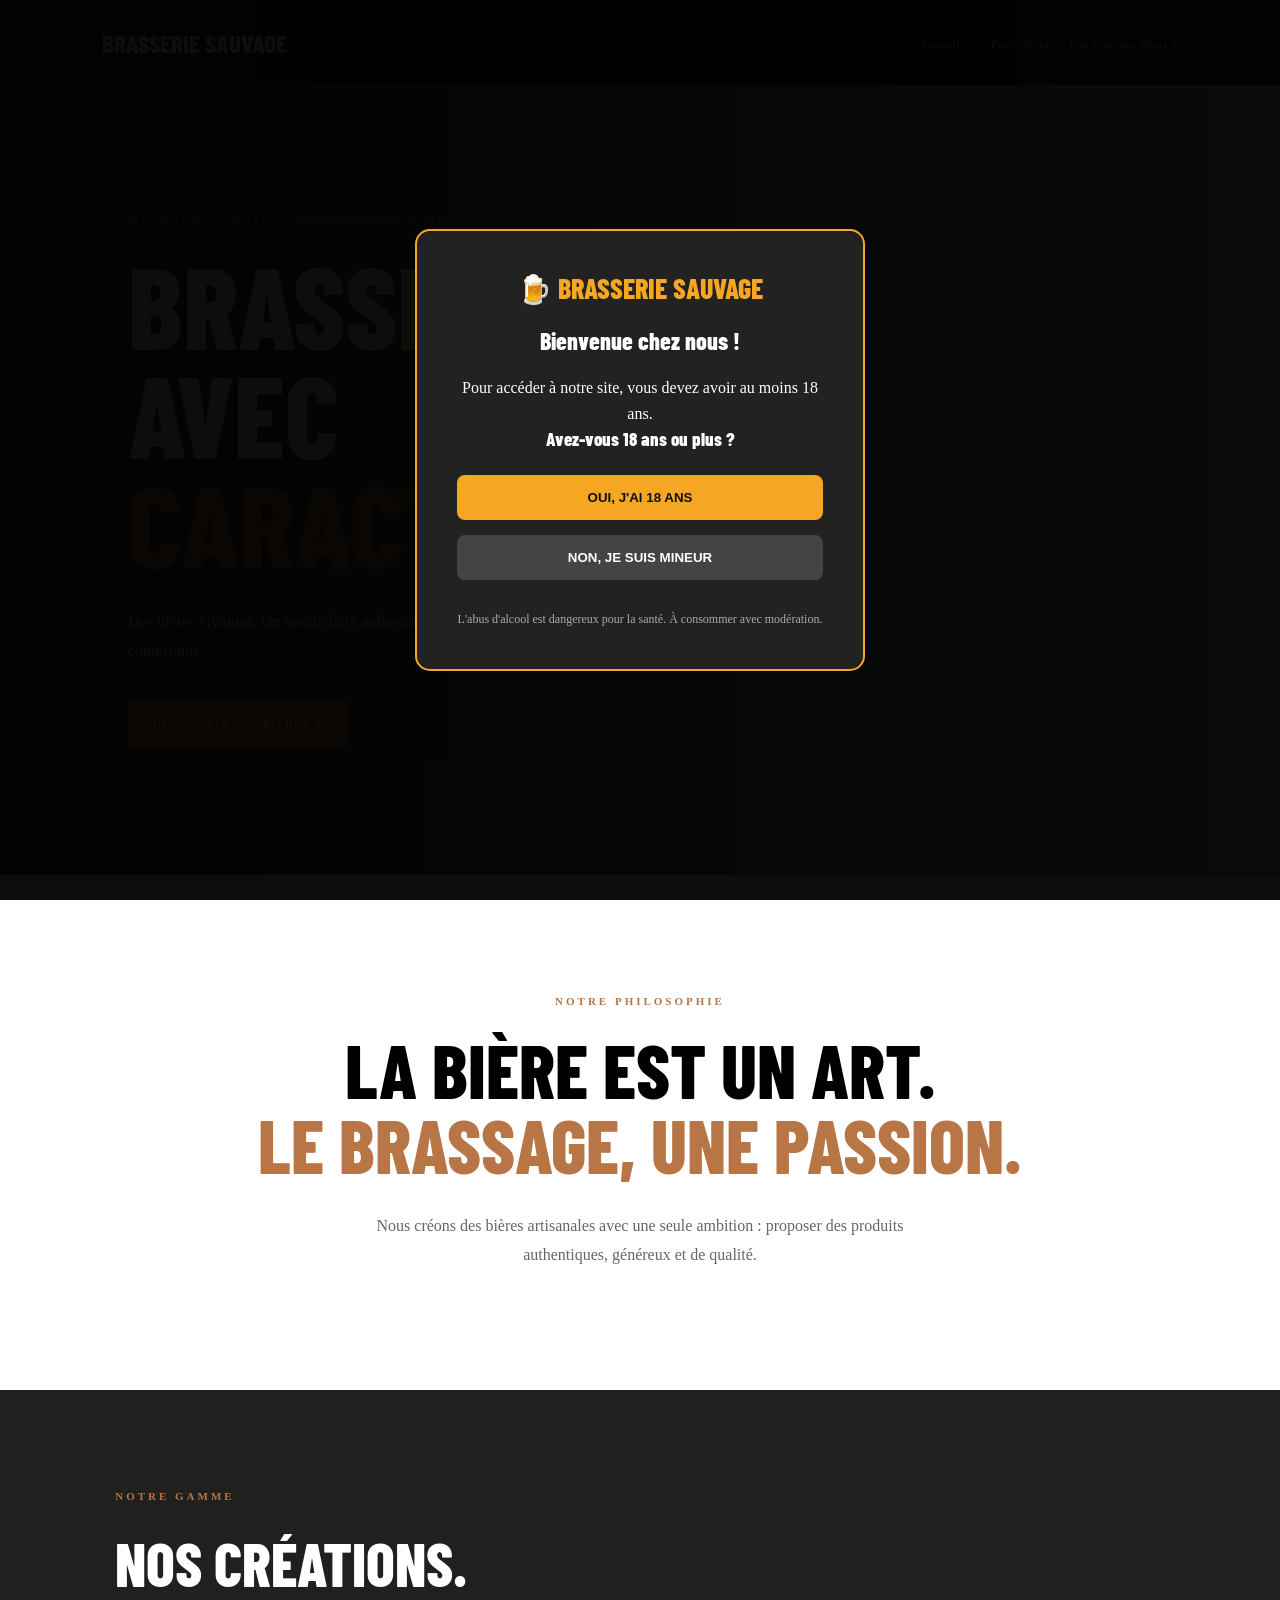
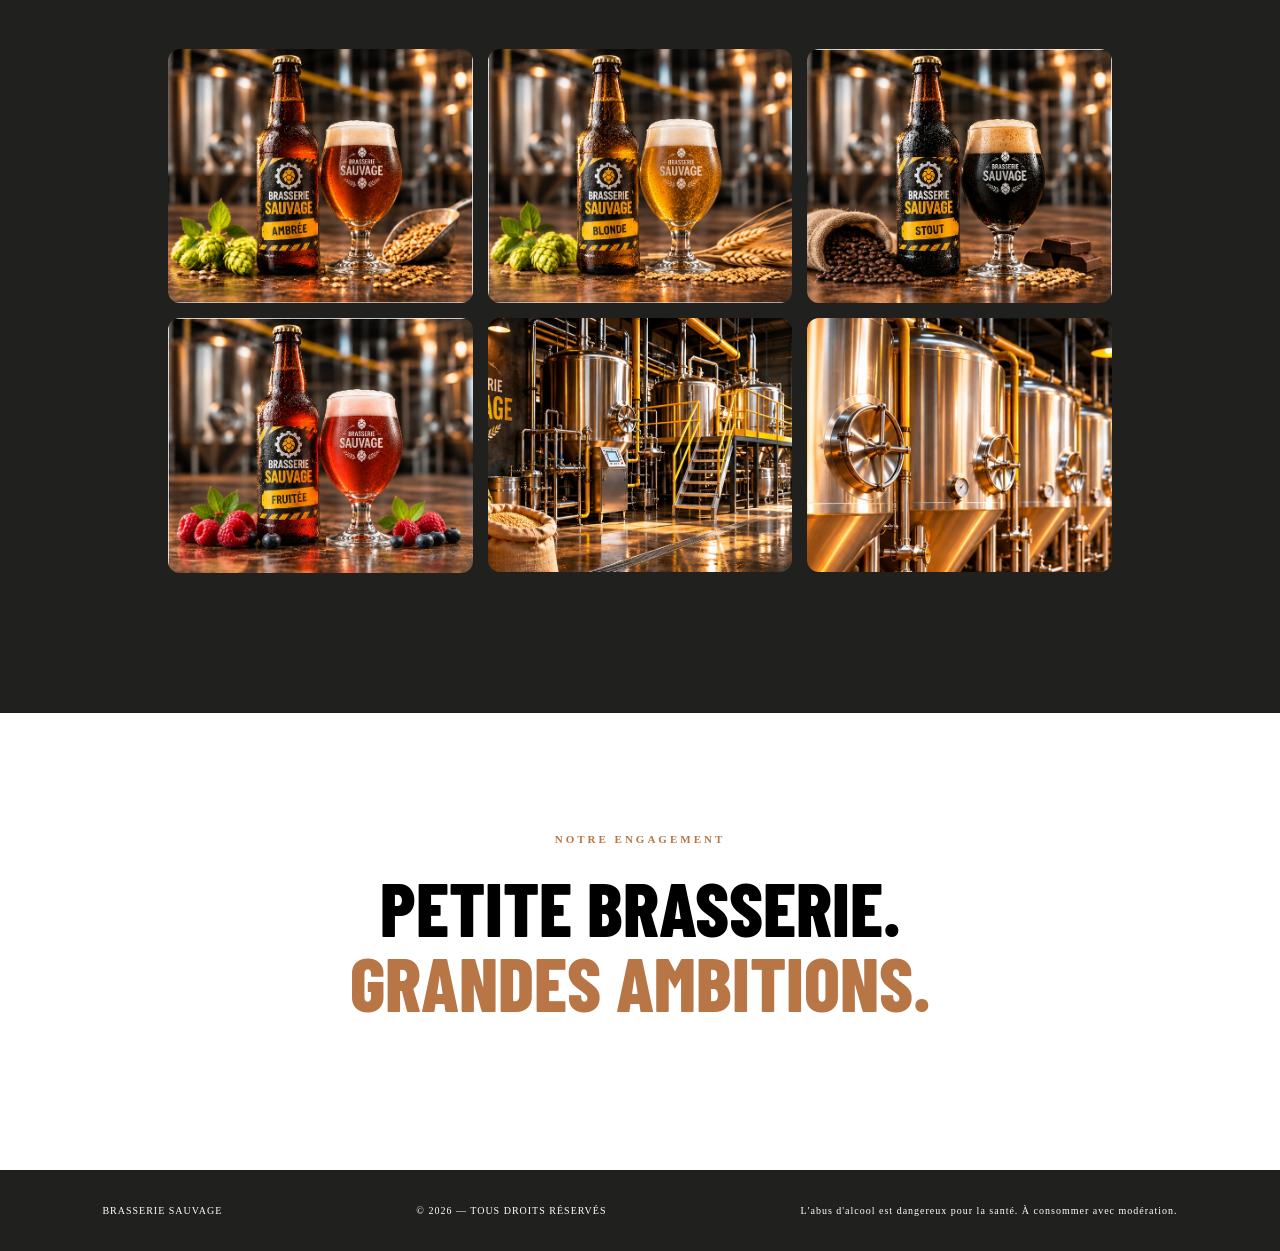
<file: index.html>
<!DOCTYPE html>
<html lang="fr">
<head>
    <meta charset="UTF-8">
    <meta name="viewport" content="width=device-width, initial-scale=1.0">
    <title>BRASSERIE SAUVAGE </title>
   <link rel="stylesheet" href="stylesheet.css">
</head>
<body>
    <div id="age-verification" class="age-overlay">
    <div class="age-box">
        <h1>🍺 BRASSERIE SAUVAGE</h1>
        <h2>Bienvenue chez nous !</h2>

        <p>
            Pour accéder à notre site,
            vous devez avoir au moins 18 ans.
        </p>

        <h3>Avez-vous 18 ans ou plus ?</h3>

        <div class="age-buttons">
            <button onclick="verifierAge(true)">
                OUI, J'AI 18 ANS
            </button>

            <button onclick="verifierAge(false)">
                NON, JE SUIS MINEUR
            </button>
        </div>

        <p class="age-warning">
            L'abus d'alcool est dangereux pour la santé.
            À consommer avec modération.
        </p>
    </div>
</div>

<header>
    <a href="#" class="logo">BRASSERIE SAUVAGE</a>
    <nav>
       <ul>
    <li class="btn-deroulant">
        <a href="index.html#accueil">Accueil</a>

        <ul class="sous-menu">
            <li><a href="#biere">NOS BIÈRES</a></li>
            <li><a href="#histoire">LA BRASSERIE</a></li>
        </ul>
    </li>
</ul>

<ul>
         <li><a href="Portfolio.html#Portfofolio">Portfofolio</a></li>
         <li><a href="Contact.html#Qui Sommes Nous ?">Qui Sommes Nous ?</a></li>
      
        </ul>
    </nav>
</header>

<main>
<section class="hero" id="accueil">
    <div class="hero-content">
        <p class="eyebrow">MICROBRASSERIE INDÉPENDANTE — BELGIQUE</p>
        <h1>BRASSÉE<br>AVEC <span>CARACTÈRE</span></h1>
        <p>Des bières vivantes. Un savoir-faire authentique.
        Une passion sans compromis.</p>
        <a href="#biere" class="button">DÉCOUVRIR NOS BIÈRES ↗</a>
    </div>
  
</section>

<section class="intro" id="histoire">
    <p class="eyebrow">NOTRE PHILOSOPHIE</p>
    <h2>LA BIÈRE EST UN ART.<br>
    <span>LE BRASSAGE, UNE PASSION.</span></h2>
    <p>Nous créons des bières artisanales avec une seule
    ambition : proposer des produits authentiques,
    généreux et de qualité.</p>
</section>


<section class="beers" id="biere">

    <div class="section-title">
        <div>
            <p class="eyebrow">NOTRE GAMME</p>
            <h2>NOS CRÉATIONS.</h2>
        </div>
    </div>

    <div class="galerie">

        <a href="Portfolio.html">
            <img src="ambrée.jpg" alt="Bière ambrée">
        </a>

        <a href="Portfolio.html">
            <img src="blonde.jpg" alt="Bière blonde">
        </a>

        <a href="Portfolio.html">
            <img src="stout.jpg" alt="Bière stout">
        </a>

        <a href="Portfolio.html">
            <img src="fruitée.jpg" alt="Bière fruitée">
        </a>

        <a href="Portfolio.html">
            <img src="salle1.jpg" alt="Salle de brassage">
        </a>

        <a href="Portfolio.html">
            <img src="salle2.jpg" alt="Notre brasserie">
        </a>

    </div>

</section>
</section>
</div>
<section class="manifesto">
    <p class="eyebrow">NOTRE ENGAGEMENT</p>
    <h2>PETITE BRASSERIE.<br>
    <span>GRANDES AMBITIONS.</span></h2>
</section>




</main>

<footer>
    <p> BRASSERIE SAUVAGE</p>
    <p>© 2026 — TOUS DROITS RÉSERVÉS</p>
    <p>L'abus d'alcool est dangereux pour la santé.
    À consommer avec modération.</p>
</footer>
<script src="script.js"></script>

</body>
</html>
</file>
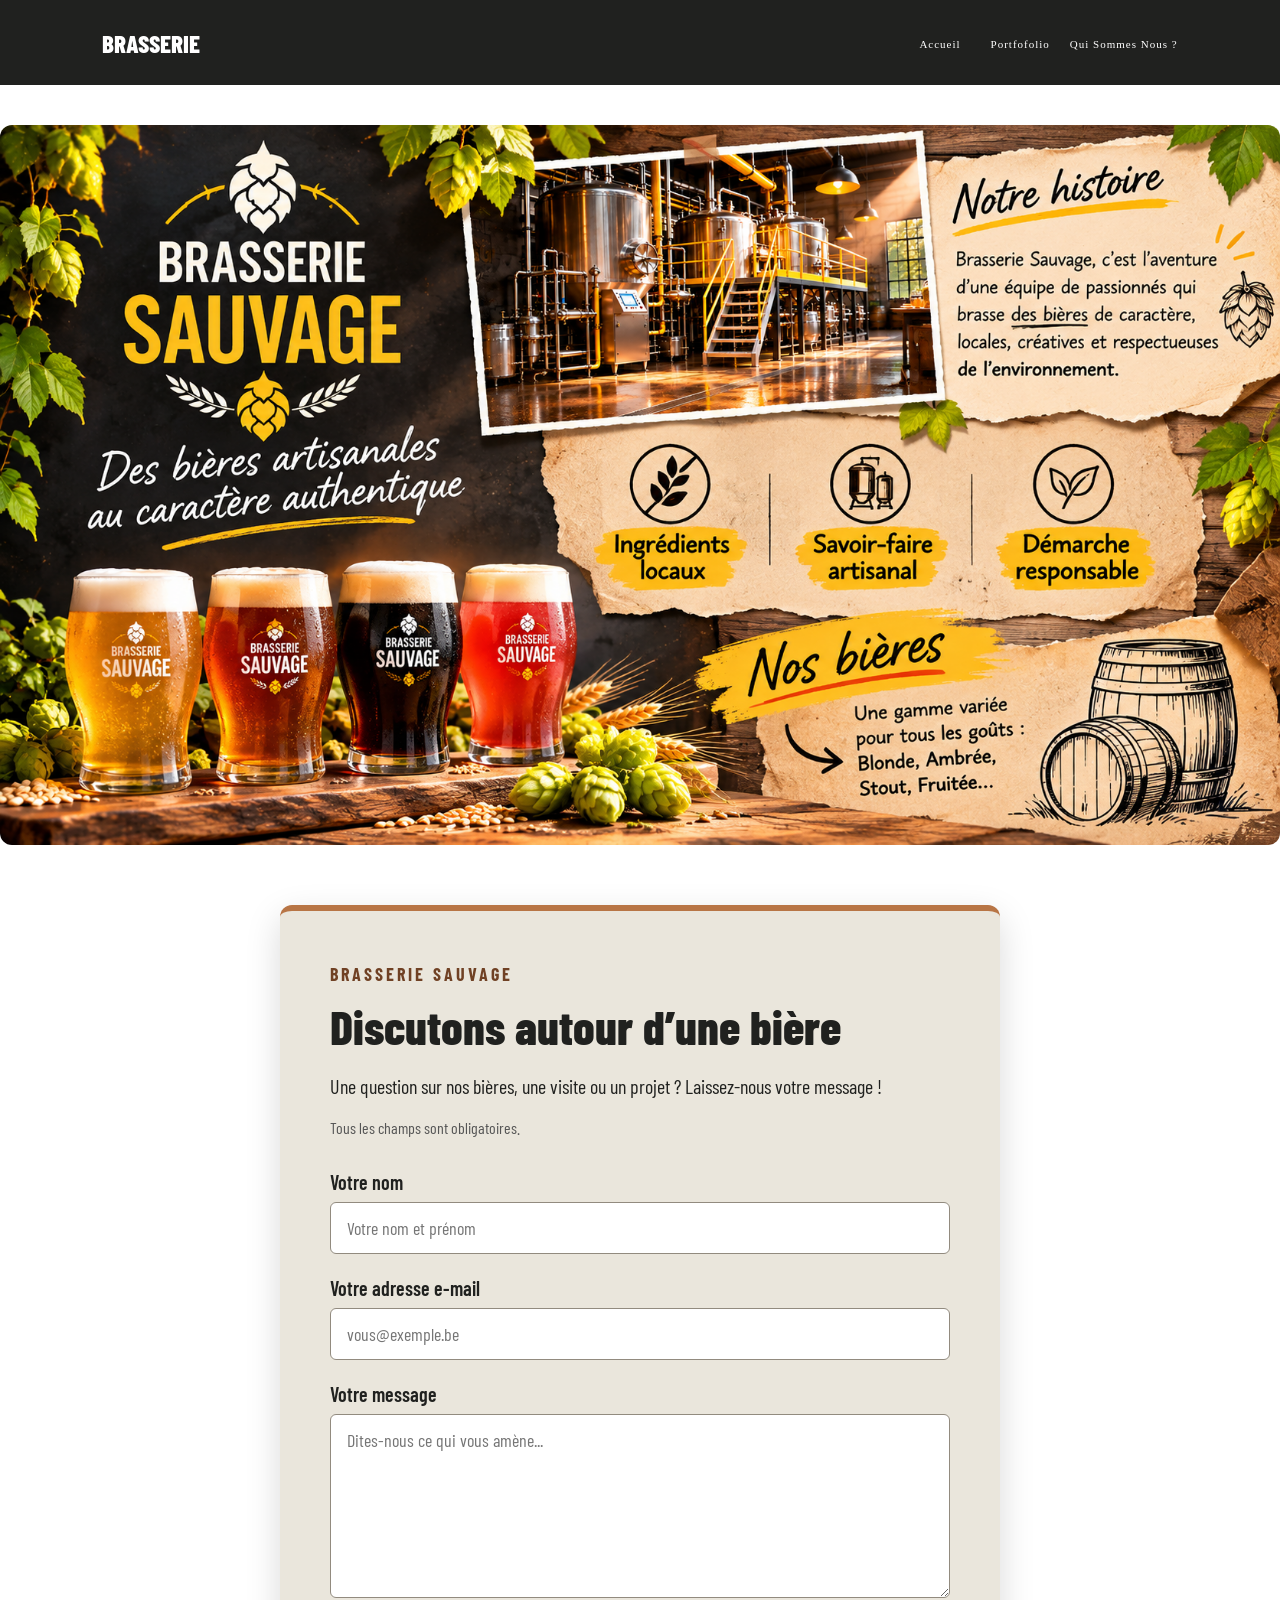
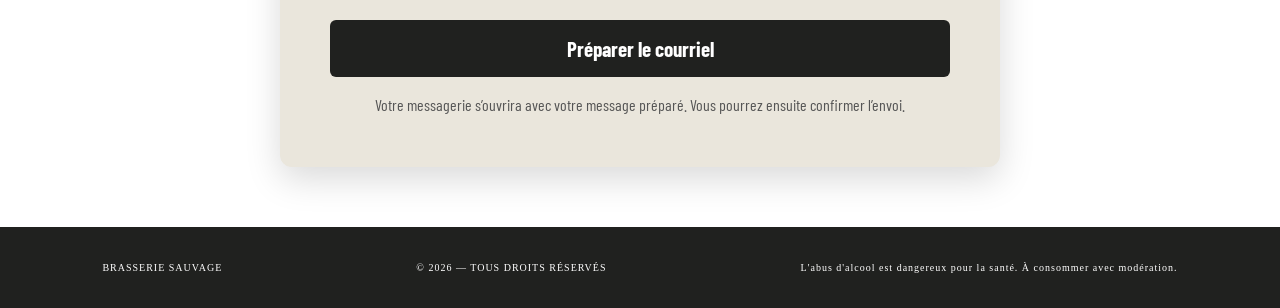
<file: Contact.html>
<!DOCTYPE html>
<html>
<head>
	<link rel="stylesheet" href="stylesheet.css">
	<meta charset="utf-8">
	<meta name="viewport" content="width=device-width, initial-scale=1">
	<title>Contactez nous</title>
</head>
<body>
	
	<header>
		<a href="#" class="logo">BRASSERIE</a>
	<nav>
		<ul>
    <li class="btn-deroulant">
        <a href="index.html#accueil">Accueil</a>

        <ul class="sous-menu">

            <li><a href="index.html#biere">NOS BIÈRES</a></li>
            <li><a href="index.html#histoire">LA BRASSERIE</a></li>
        </ul>
    </li>
</ul>
      
<ul>
         <li><a href="Portfolio.html#Portfolio#Portfolio">Portfofolio</a></li>
         <li><a href="Contact.html#Qui Sommes Nous ?">Qui Sommes Nous ?</a></li>
	</header>

   	<main>
   		<section class="presentation">
    <img src="presbra.png">
</section>

<section class="contact-brasserie">
    <p class="contact-intro">BRASSERIE SAUVAGE</p>
    <h1>Discutons autour d’une bière</h1>
    <p>
        Une question sur nos bières, une visite ou un projet ?
        Laissez-nous votre message !
    </p>
    <p class="champs-obligatoires">Tous les champs sont obligatoires.</p>

    <form id="formulaire-contact">
        <label for="nom">Votre nom</label>
        <input
            type="text"
            id="nom"
            name="nom"
            placeholder="Votre nom et prénom"
            autocomplete="name"
            required
        >

        <label for="email">Votre adresse e-mail</label>
        <input
            type="email"
            id="email"
            name="email"
            placeholder="vous@exemple.be"
            autocomplete="email"
            required
        >

        <label for="message">Votre message</label>
        <textarea
            id="message"
            name="message"
            rows="7"
            placeholder="Dites-nous ce qui vous amène..."
            required
        ></textarea>

        <button type="submit">Préparer le courriel</button>

        <p class="contact-information">
            Votre messagerie s’ouvrira avec votre message préparé.
            Vous pourrez ensuite confirmer l’envoi.
        </p>
    </form>
</section>
</section>


   	</main>


	<footer>
		<p> BRASSERIE SAUVAGE</p>
    <p>© 2026 — TOUS DROITS RÉSERVÉS</p>
    <p>L'abus d'alcool est dangereux pour la santé.
    À consommer avec modération.</p></footer>
    <script src="contact.js" defer></script>
</body>
</html>
</file>
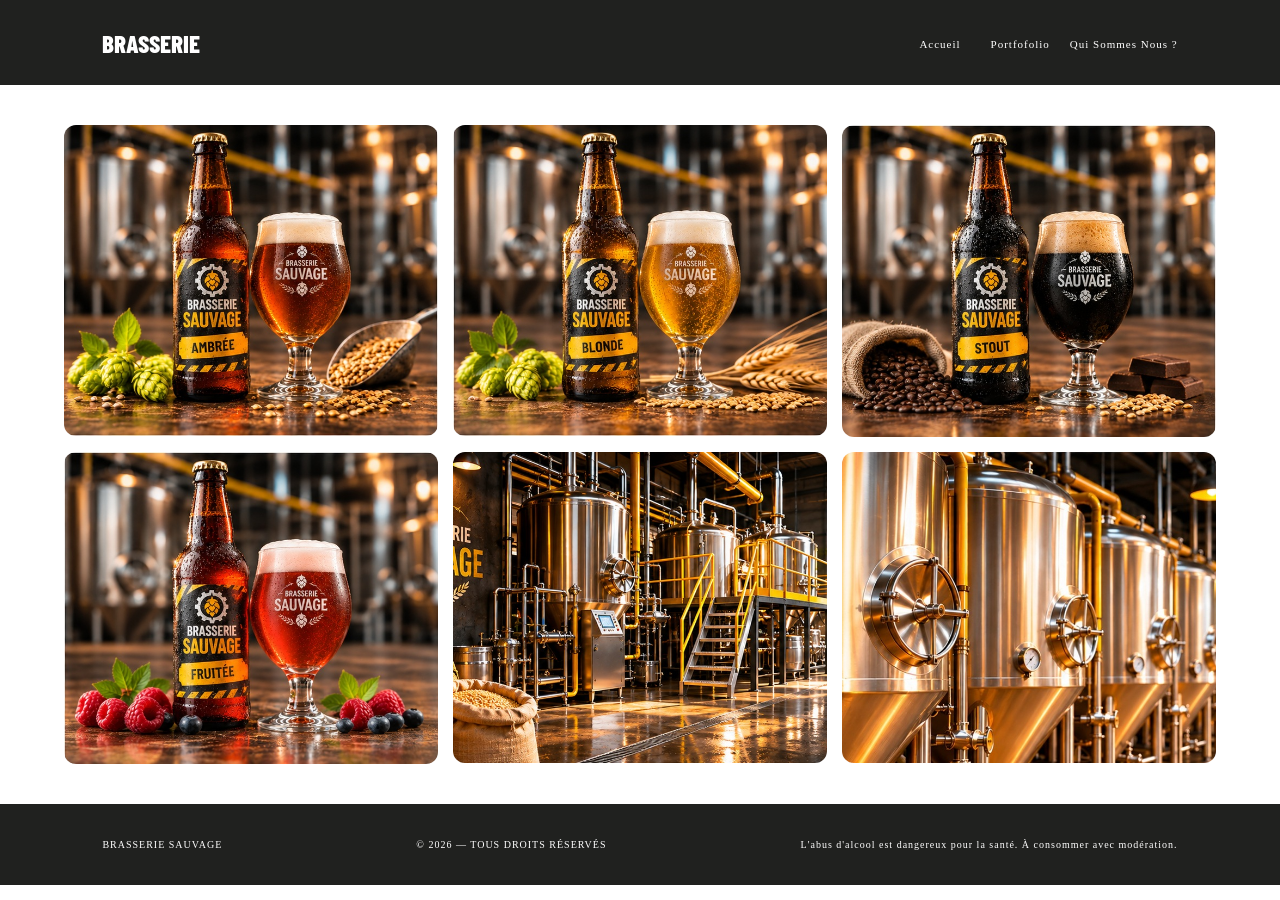
<file: Portfolio.html>
<!DOCTYPE html>
<html>
<head>
	<link rel="stylesheet" href="stylesheet.css">
	<meta charset="utf-8">
	<meta name="viewport" content="width=device-width, initial-scale=1">
	<title> Portfolio</title>
</head>
<body>
<header>
	<a href="#" class="logo">BRASSERIE</a>
	<nav>
		<ul>
    <li class="btn-deroulant">
        <a href="index.html#accueil">Accueil</a>

        <ul class="sous-menu">

            <li><a href="index.html#biere">NOS BIÈRES</a></li>
            <li><a href="index.html#histoire">LA BRASSERIE</a></li>
        </ul>
    </li>
</ul>
      
<ul>
         <li><a href="Portfolio.html#Portfolio#Portfolio">Portfofolio</a></li>
         <li><a href="Contact.html#Qui Sommes Nous ?">Qui Sommes Nous ?</a></li>
</header>
<main>
	<div class="galerie">
    <img src="ambrée.jpg"> 
	<img src="blonde.jpg">
    <img src="stout.jpg" >
    <img src="fruitée.jpg">
    <img src="salle1.jpg" >
    <img src="salle2.jpg">
</div>

 </main>
<footer>
	<p> BRASSERIE SAUVAGE</p>
    <p>© 2026 — TOUS DROITS RÉSERVÉS</p>
    <p>L'abus d'alcool est dangereux pour la santé.
    À consommer avec modération.</p>
</footer>

</body>
</html>
</file>
<file: stylesheet.css>
@import url('https://fonts.googleapis.com/css2?family=Barlow+Condensed:wght@500;600;700;800&family=DM+Sans:wght@400;500;700&display=swap');

:root {
    --black: #20211F;
    --cream: #EAE6DC;
    --copper: #B87545;
    --white: #FFFFFF;
}


.galerie {
    display: grid;
    grid-template-columns: repeat(3, 1fr);
    gap: 15px;
    width: 90%;
    max-width: 1400px;
    margin: 40px auto;
}

.galerie img {
    width: 100%;
    height: auto;
    display: block;
    border-radius: 12px;
}

/* Tablette */
@media (max-width: 900px) {
    .galerie {
        grid-template-columns: repeat(2, 1fr);
    }
}

/* Téléphone */
@media (max-width: 600px) {
    .galerie {
        grid-template-columns: 1fr;
    }
}

* {
    margin: 0;
    padding: 0;
    box-sizing: border-box;
}

html, body {
    min-height: 100%;
    overflow-y: auto;
}

header {
    height: 85px;
    background: var(--black);
    color: var(--white);
    display: flex;
    justify-content: space-between;
    align-items: center;
    padding: 0 8%;
}

.logo {
    font-family: 'Barlow Condensed', sans-serif;
    font-size: 25px;
    font-weight: 800;
    color: white;
    text-decoration: none;
}
.btn-deroulant {
  position: relative;
}

.sous-menu {
  display: none;
  position: absolute;
  top: 100%;
  left: 0;
  flex-direction: column;
  gap: 5;
  padding: 0;
  background-color: black;
  min-width: 150px;
  z-index: 10;
}

.btn-deroulant:hover .sous-menu {
  display: flex;
}
.logo span {
    color: var(--copper);
}

nav {
    display: flex;
    gap: 30px;
}
nav ul {
display: flex;
gap: 20px;
list-style: none;    

}
nav a {
    font-size: 11px;
    color: white;
    text-decoration: none;
    letter-spacing: 1px;
}

nav a:hover {
    color: var(--copper);
}

.hero {
    min-height: 680px;
    background:
    linear-gradient(90deg, rgba(20,21,19,.94),
    rgba(20,21,19,.25)),
    url('https://images.unsplash.com/photo-1513558161293-cdaf765edfd4?w=1800')
    center/cover;
    display: flex;
    align-items: center;
    padding: 10%;
    color: white;
    position: relative;
}

.hero-content {
    max-width: 700px;
}

.presentation {
    width: 100%;
    max-width: 1400px;
    margin: 40px auto;
}

.presentation img {
    display: block;
    width: 100%;
    height: auto;
    border-radius: 12px;
}



.eyebrow {
    color: var(--copper);
    font-size: 11px;
    font-weight: 700;
    letter-spacing: 3px;
    margin-bottom: 25px;
}

h1, h2, h3 {
    font-family: 'Barlow Condensed', sans-serif;
    font-weight: 800;
}

.hero h1 {
    font-size: clamp(65px, 9vw, 115px);
    line-height: .95;
    margin-bottom: 30px;
}

.hero h1 span,
.intro h2 span,
.manifesto h2 span {
    color: var(--copper);
}

.hero-content > p:not(.eyebrow) {
    max-width: 430px;
    line-height: 1.8;
    margin-bottom: 35px;
}

.button {
    display: inline-block;
    background: var(--copper);
    padding: 17px 25px;
    color: white;
    text-decoration: none;
    font-size: 11px;
    font-weight: 700;
    letter-spacing: 1px;
    transition: .3s;
}

.button:hover {
    background: white;
    color: var(--black);
}

.hero-number {
    position: absolute;
    bottom: 35px;
    right: 8%;
    font-size: 11px;
    letter-spacing: 2px;
}

.intro {
    padding: 120px 12%;
    text-align: center;
}

.intro h2,
.manifesto h2 {
    font-size: clamp(40px, 6vw, 75px);
    line-height: 1;
    margin-bottom: 30px;
}

.intro > p:last-child {
    max-width: 550px;
    margin: auto;
    color: #666;
    line-height: 1.8;
}

.beers {
    background: var(--black);
    color: white;
    padding: 100px 9%;
}

.section-title {
    display: flex;
    justify-content: space-between;
    align-items: end;
    margin-bottom: 50px;
}

.section-title h2 {
    font-size: 60px;
}

.section-title > p {
    color: var(--copper);
}

.beer-grid {
    display: grid;
    grid-template-columns: repeat(3, 1fr);
    gap: 25px;
}

.beer-card img {
    width: 100%;
    height: 350px;
    object-fit: cover;
    filter: saturate(.8);
    transition: .4s;
}

.beer-card:hover img {
    filter: saturate(1.2);
    transform: translateY(-5px);
}

.beer-card p {
    margin-top: 20px;
    color: var(--copper);
    font-size: 10px;
    letter-spacing: 2px;
}

.beer-card h3 {
    font-size: 35px;
    margin: 8px 0;
}

.beer-card span {
    color: #AAA;
    font-size: 13px;
}

.manifesto {
    padding: 120px 10%;
    text-align: center;
}

.contact {
    background: var(--copper);
    padding: 100px 10%;
    color: white;
}

.contact .eyebrow {
    color: var(--black);
}

.contact h2 {
    font-size: 80px;
    line-height: .95;
    margin-bottom: 35px;
}

.contact .button {
    background: var(--black);
}

footer {
    background: var(--black);
    color: white;
    padding: 35px 8%;
    display: flex;
    justify-content: space-between;
    gap: 20px;
    font-size: 10px;
    letter-spacing: 1px;

}

@media(max-width: 768px) {
    header {
        height: auto;
        padding: 25px 5%;
        flex-direction: column;
        gap: 20px;
    }

    nav {
        flex-wrap: wrap;
        justify-content: center;
        gap: 15px;
    }

    .hero {
        min-height: 570px;
        padding: 10% 7%;
    }

    .intro {
        padding: 80px 7%;
    }

    .beers {
        padding: 75px 7%;
    }

    .section-title h2 {
        font-size: 42px;
    }

    .beer-grid {
        grid-template-columns: 1fr;
        gap: 45px;
    }

    .beer-card img {
        height: 300px;
    }

    .contact h2 {
        font-size: 60px;
    }

    footer {
        flex-direction: column;
        text-align: center;
    }
    main {
        flex: 1;

    }
}
.age-overlay {
    position: fixed;
    inset: 0;
    background: rgba(0, 0, 0, 0.95);
    display: flex;
    justify-content: center;
    align-items: center;
    z-index: 9999;
}

.age-box {
    background: #222;
    color: white;
    padding: 40px;
    border-radius: 15px;
    text-align: center;
    max-width: 450px;
    width: 90%;
    box-sizing: border-box;
    border: 2px solid #f5a623;
}

.age-box h1 {
    color: #f5a623;
    font-size: 28px;
}

.age-box h2 {
    margin: 20px 0;
}

.age-box p {
    line-height: 1.6;
}

.age-buttons {
    display: flex;
    flex-direction: column;
    gap: 15px;
    margin-top: 25px;
}

.age-buttons button {
    padding: 15px;
    border: none;
    border-radius: 8px;
    font-weight: bold;
    cursor: pointer;
    background: #f5a623;
    color: #111;
    transition: 0.3s;
}

.age-buttons button:hover {
    background: #ffcc00;
    transform: scale(1.03);
}

.age-buttons button:last-child {
    background: #444;
    color: white;
}

.age-warning {
    font-size: 12px;
    color: #aaa;
    margin-top: 30px;
}

.contact-brasserie {
    width: 90%;
    max-width: 720px;
    margin: 60px auto;
    padding: clamp(24px, 5vw, 50px);
    background: var(--cream);
    color: var(--black);
    border-top: 6px solid var(--copper);
    border-radius: 12px;
    box-shadow: 0 12px 35px rgba(0, 0, 0, 0.15);
    font-family: 'Barlow Condensed', sans-serif;
}

.contact-brasserie .contact-intro {
    margin-bottom: 12px;
    color: #704124;
    font-size: 18px;
    font-weight: 700;
    letter-spacing: 3px;
}

.contact-brasserie h1 {
    margin-bottom: 18px;
    font-size: clamp(32px, 5vw, 48px);
    line-height: 1.1;
}

.contact-brasserie > p {
    font-size: 20px;
    line-height: 1.5;
}

.contact-brasserie .champs-obligatoires {
    margin-top: 15px;
    color: #555;
    font-size: 16px;
}

#formulaire-contact {
    display: flex;
    flex-direction: column;
    margin-top: 30px;
}

#formulaire-contact label {
    margin-bottom: 8px;
    font-size: 20px;
    font-weight: 600;
}

#formulaire-contact input,
#formulaire-contact textarea {
    width: 100%;
    margin-bottom: 22px;
    padding: 14px 16px;
    border: 1px solid #928B7F;
    border-radius: 6px;
    background: var(--white);
    color: var(--black);
    font: inherit;
    font-size: 18px;
}

#formulaire-contact textarea {
    min-height: 170px;
    resize: vertical;
}

#formulaire-contact input:focus,
#formulaire-contact textarea:focus {
    border-color: #704124;
    outline: 2px solid #704124;
    outline-offset: 2px;
}

#formulaire-contact button {
    padding: 16px 24px;
    border: none;
    border-radius: 6px;
    background: var(--black);
    color: var(--white);
    font: inherit;
    font-size: 21px;
    font-weight: 700;
    cursor: pointer;
    transition: background-color 0.2s;
}

#formulaire-contact button:hover {
    background: #704124;
}

#formulaire-contact button:focus-visible {
    outline: 3px solid #704124;
    outline-offset: 4px;
}

#formulaire-contact .contact-information {
    margin-top: 16px;
    color: #555;
    font-size: 16px;
    line-height: 1.5;
    text-align: center;
}
</file>
